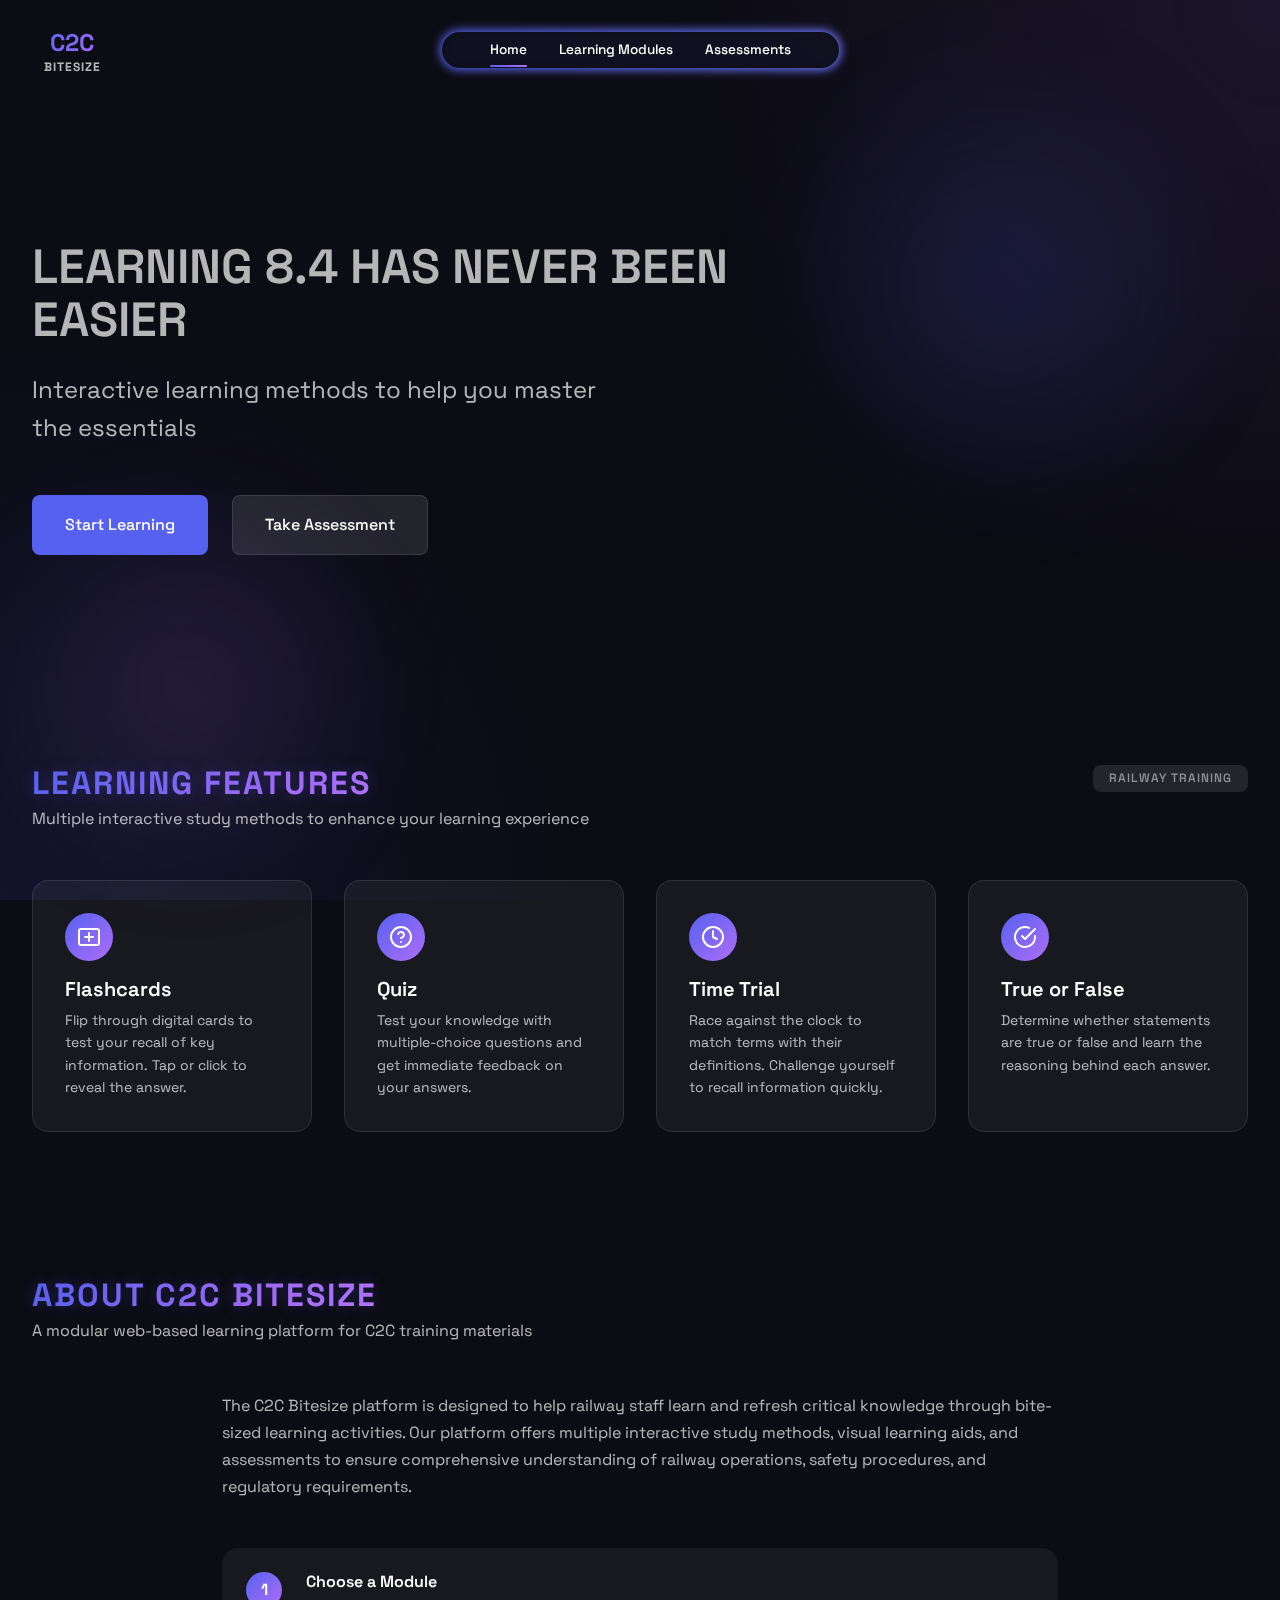
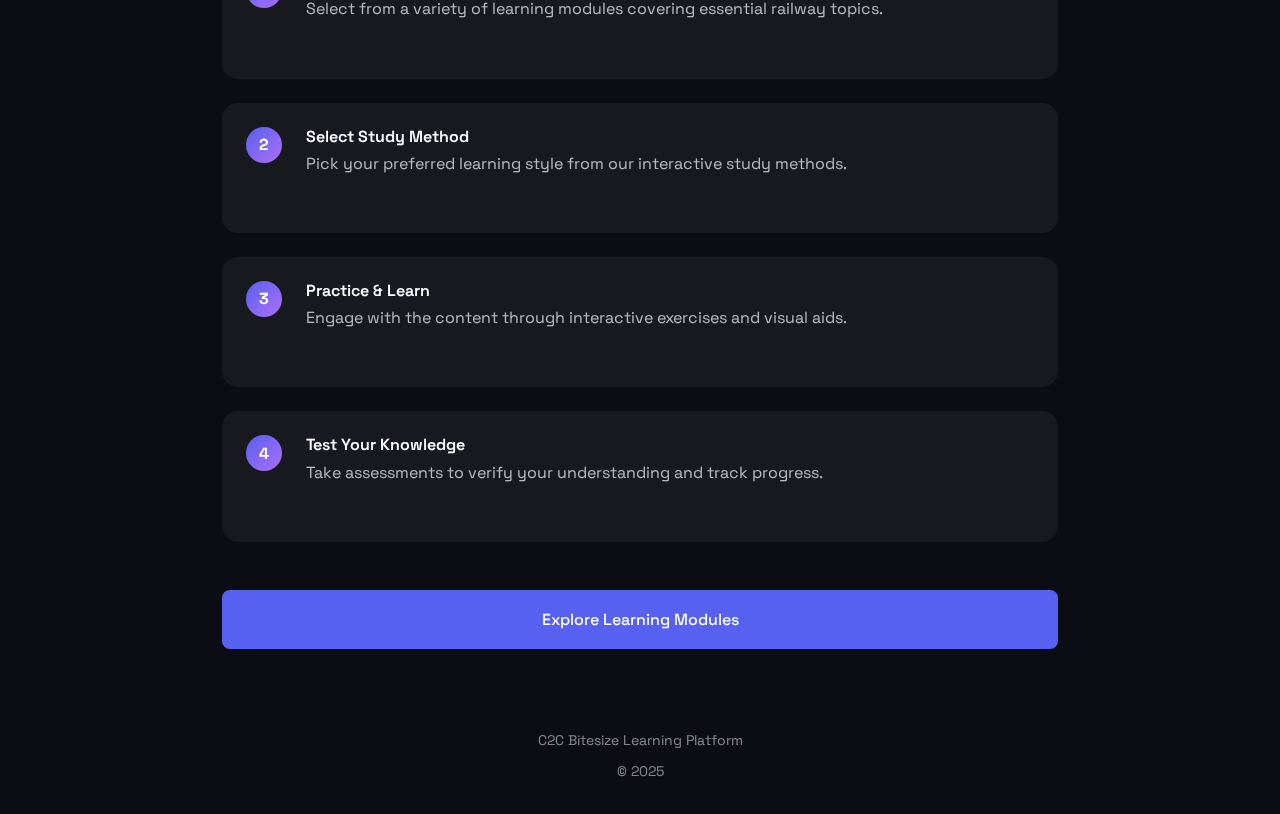
<file: index.html>
<!DOCTYPE html>
<html lang="en">
<head>
    <meta charset="UTF-8">
    <meta name="viewport" content="width=device-width, initial-scale=1.0">
    <title>C2C Bitesize - Home</title>
    <link href="https://fonts.googleapis.com/css2?family=Space+Grotesk:wght@300;400;500;600;700&display=swap" rel="stylesheet">
    <!-- Add this to the <head> section of each HTML file, before the stylesheet link -->
<style>
    /* This prevents flash of unstyled content */
    body { 
        visibility: hidden; 
        opacity: 0; 
        transition: opacity 0.3s ease;
    }
</style>
<script>
    // Add event listener to make content visible once CSS is loaded
    document.addEventListener('DOMContentLoaded', function() {
        // Small delay to ensure CSS has fully applied
        setTimeout(function() {
            document.body.style.visibility = 'visible';
            document.body.style.opacity = '1';
        }, 100);
    });
</script>
    <link rel="stylesheet" href="css/styles.css">
</head>
<body>
    <div class="background-gradient"></div>
    
    <!-- Fixed logo area that stays in place -->
    <div class="logo-container" id="logo-container">
        <div class="logo">
            <span class="logo-text">C2C</span>
            <span class="logo-subtext">BITESIZE</span>
        </div>
    </div>
    
    <!-- Mobile Menu Button -->
    <button class="mobile-menu-button" id="mobile-menu-button">
        <div class="hamburger-icon" id="hamburger-icon">
            <span></span>
            <span></span>
            <span></span>
        </div>
    </button>
    
    <!-- Mobile Dropdown Menu -->
    <div class="mobile-dropdown" id="mobile-dropdown">
        <a href="index.html" class="active">Home</a>
        <a href="modules.html">Learning Modules</a>
        <a href="assessments.html">Assessments</a>
    </div>
    
    <!-- Floating navbar that moves on scroll -->
    <div class="navbar-wrapper" id="navbar-wrapper">
        <nav class="floating-nav" id="floating-nav">
            <!-- Navbar with glowing border -->
            <div class="nav-content">
                <ul class="nav-links">
                    <li><a href="index.html" class="active">Home</a></li>
                    <li><a href="modules.html">Learning Modules</a></li>
                    <li><a href="assessments.html">Assessments</a></li>
                </ul>
            </div>
        </nav>
    </div>
    
    <main class="main-content">
        <div class="home-hero">
            <div class="hero-content">
                <h1 class="hero-title funky-heading">LEARNING 8.4 HAS NEVER BEEN EASIER</h1>
                <p class="hero-subtitle">Interactive learning methods to help you master the essentials</p>
                <div class="hero-cta">
                    <a href="modules.html" class="btn btn-primary btn-large">Start Learning</a>
                    <a href="assessments.html" class="btn btn-large">Take Assessment</a>
                </div>
            </div>
        </div>
        
        <div class="home-features">
            <div class="section-header">
                <div class="section-header-left">
                    <h2 class="section-title funky-heading">LEARNING FEATURES</h2>
                    <p class="section-subtitle">Multiple interactive study methods to enhance your learning experience</p>
                </div>
                <div class="section-header-right">
                    <span class="badge">Railway Training</span>
                </div>
            </div>
            
            <div class="features-grid">
                <div class="feature-card">
                    <div class="feature-icon">
                        <svg xmlns="http://www.w3.org/2000/svg" width="24" height="24" viewBox="0 0 24 24" fill="none" stroke="currentColor" stroke-width="2" stroke-linecap="round" stroke-linejoin="round"><rect x="2" y="4" width="20" height="16" rx="2" /><path d="M12 8v8"/><path d="M8 12h8"/></svg>
                    </div>
                    <h3 class="feature-title">Flashcards</h3>
                    <p class="feature-desc">Flip through digital cards to test your recall of key information. Tap or click to reveal the answer.</p>
                </div>
                
                <div class="feature-card">
                    <div class="feature-icon">
                        <svg xmlns="http://www.w3.org/2000/svg" width="24" height="24" viewBox="0 0 24 24" fill="none" stroke="currentColor" stroke-width="2" stroke-linecap="round" stroke-linejoin="round"><circle cx="12" cy="12" r="10"/><path d="M9.09 9a3 3 0 0 1 5.83 1c0 2-3 3-3 3"/><line x1="12" y1="17" x2="12.01" y2="17"/></svg>
                    </div>
                    <h3 class="feature-title">Quiz</h3>
                    <p class="feature-desc">Test your knowledge with multiple-choice questions and get immediate feedback on your answers.</p>
                </div>
                
                <div class="feature-card">
                    <div class="feature-icon">
                        <svg xmlns="http://www.w3.org/2000/svg" width="24" height="24" viewBox="0 0 24 24" fill="none" stroke="currentColor" stroke-width="2" stroke-linecap="round" stroke-linejoin="round"><circle cx="12" cy="12" r="10"/><polyline points="12 6 12 12 16 14"/></svg>
                    </div>
                    <h3 class="feature-title">Time Trial</h3>
                    <p class="feature-desc">Race against the clock to match terms with their definitions. Challenge yourself to recall information quickly.</p>
                </div>
                
                <div class="feature-card">
                    <div class="feature-icon">
                        <svg xmlns="http://www.w3.org/2000/svg" width="24" height="24" viewBox="0 0 24 24" fill="none" stroke="currentColor" stroke-width="2" stroke-linecap="round" stroke-linejoin="round"><path d="M22 11.08V12a10 10 0 1 1-5.93-9.14"/><polyline points="22 4 12 14.01 9 11.01"/></svg>
                    </div>
                    <h3 class="feature-title">True or False</h3>
                    <p class="feature-desc">Determine whether statements are true or false and learn the reasoning behind each answer.</p>
                </div>
            </div>
        </div>
        
        <div class="home-about">
            <div class="section-header">
                <div class="section-header-left">
                    <h2 class="section-title funky-heading">ABOUT C2C BITESIZE</h2>
                    <p class="section-subtitle">A modular web-based learning platform for C2C training materials</p>
                </div>
            </div>
            
            <div class="about-content">
                <p>The C2C Bitesize platform is designed to help railway staff learn and refresh critical knowledge through bite-sized learning activities. Our platform offers multiple interactive study methods, visual learning aids, and assessments to ensure comprehensive understanding of railway operations, safety procedures, and regulatory requirements.</p>
                
                <div class="about-steps">
                    <div class="step-item">
                        <div class="step-number">1</div>
                        <div class="step-content">
                            <h3 class="step-title">Choose a Module</h3>
                            <p class="step-desc">Select from a variety of learning modules covering essential railway topics.</p>
                        </div>
                    </div>
                    
                    <div class="step-item">
                        <div class="step-number">2</div>
                        <div class="step-content">
                            <h3 class="step-title">Select Study Method</h3>
                            <p class="step-desc">Pick your preferred learning style from our interactive study methods.</p>
                        </div>
                    </div>
                    
                    <div class="step-item">
                        <div class="step-number">3</div>
                        <div class="step-content">
                            <h3 class="step-title">Practice & Learn</h3>
                            <p class="step-desc">Engage with the content through interactive exercises and visual aids.</p>
                        </div>
                    </div>
                    
                    <div class="step-item">
                        <div class="step-number">4</div>
                        <div class="step-content">
                            <h3 class="step-title">Test Your Knowledge</h3>
                            <p class="step-desc">Take assessments to verify your understanding and track progress.</p>
                        </div>
                    </div>
                </div>
                
                <div class="cta-container">
                    <a href="modules.html" class="btn btn-primary btn-large">Explore Learning Modules</a>
                </div>
            </div>
        </div>
    </main>
    
    <div class="decorative-element decorator-1"></div>
    <div class="decorative-element decorator-2"></div>
    
    <footer class="site-footer">
        <div class="footer-content">
            <p>C2C Bitesize Learning Platform</p>
            <p class="copyright">© 2025</p>
        </div>
    </footer>
    
    <script src="js/navigation.js" type="module"></script>
    <script src="js/home.js" type="module"></script>
</body>
</html>
</file>
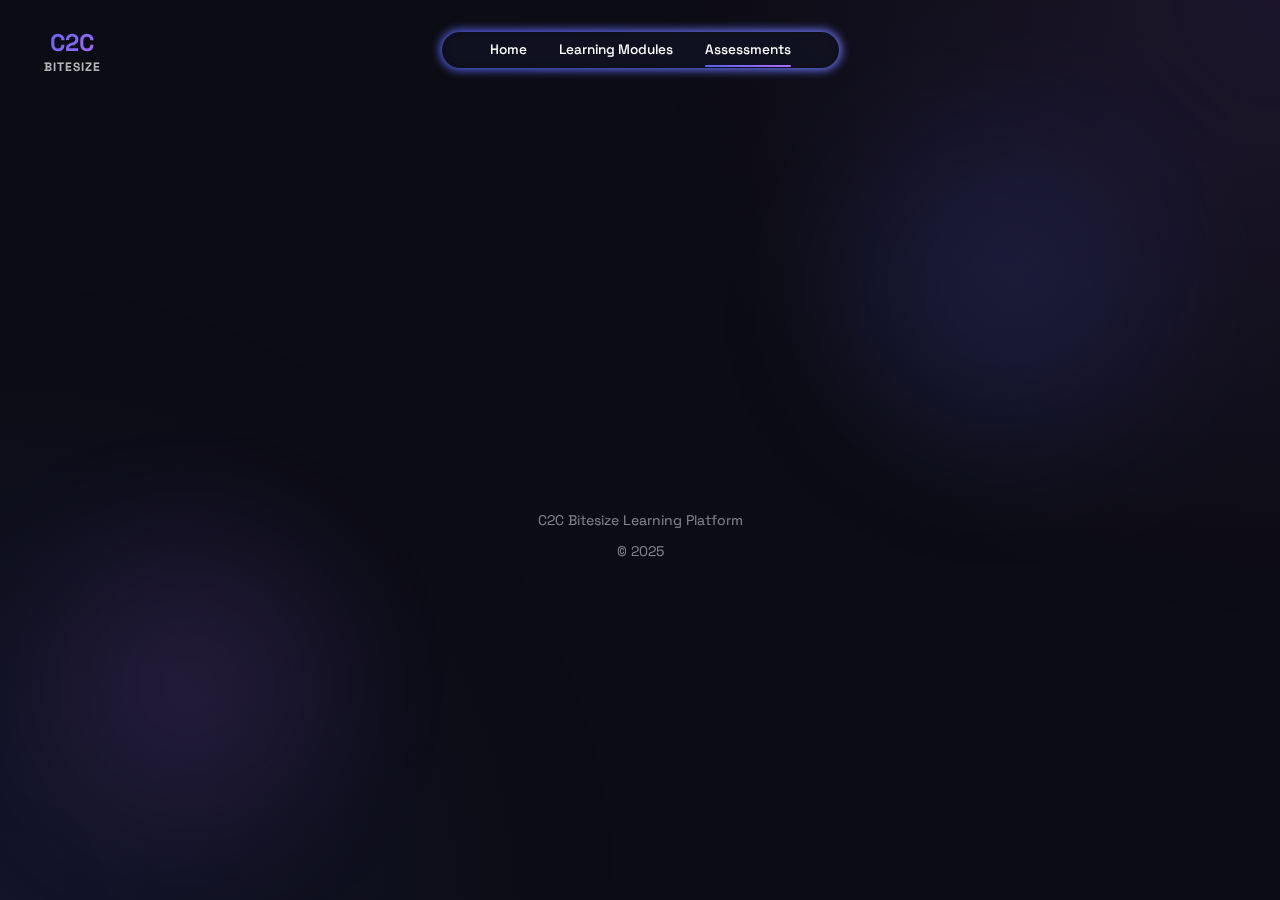
<file: assessments.html>
<!DOCTYPE html>
<html lang="en">
<head>
    <meta charset="UTF-8">
    <meta name="viewport" content="width=device-width, initial-scale=1.0">
    <title>C2C Bitesize - Assessments</title>
    <link href="https://fonts.googleapis.com/css2?family=Space+Grotesk:wght@300;400;500;600;700&display=swap" rel="stylesheet">
    <!-- Add this to the <head> section of each HTML file, before the stylesheet link -->
<style>
    /* This prevents flash of unstyled content */
    body { 
        visibility: hidden; 
        opacity: 0; 
        transition: opacity 0.3s ease;
    }
</style>
<script>
    // Add event listener to make content visible once CSS is loaded
    document.addEventListener('DOMContentLoaded', function() {
        // Small delay to ensure CSS has fully applied
        setTimeout(function() {
            document.body.style.visibility = 'visible';
            document.body.style.opacity = '1';
        }, 100);
    });
</script>
    <link rel="stylesheet" href="css/styles.css">
</head>
<body>
    <div class="background-gradient"></div>
    
    <!-- Fixed logo area that stays in place -->
    <div class="logo-container" id="logo-container">
        <div class="logo">
            <span class="logo-text">C2C</span>
            <span class="logo-subtext">BITESIZE</span>
        </div>
    </div>
    
    <!-- Mobile Menu Button -->
    <button class="mobile-menu-button" id="mobile-menu-button">
        <div class="hamburger-icon" id="hamburger-icon">
            <span></span>
            <span></span>
            <span></span>
        </div>
    </button>
    
    <!-- Mobile Dropdown Menu -->
    <div class="mobile-dropdown" id="mobile-dropdown">
        <a href="index.html">Home</a>
        <a href="modules.html">Learning Modules</a>
        <a href="assessments.html" class="active">Assessments</a>
        <a href="#" id="mobile-assessment-breadcrumb" style="display: none;"></a>
    </div>
    
    <!-- Floating navbar that moves on scroll -->
    <div class="navbar-wrapper" id="navbar-wrapper">
        <nav class="floating-nav" id="floating-nav">
            <!-- Navbar with glowing border -->
            <div class="nav-content">
                <ul class="nav-links">
                    <li><a href="index.html">Home</a></li>
                    <li><a href="modules.html">Learning Modules</a></li>
                    <li><a href="assessments.html" class="active">Assessments</a></li>
                    <li id="assessment-breadcrumb-item" style="display: none;"><a href="#" id="assessment-breadcrumb"></a></li>
                </ul>
            </div>
        </nav>
    </div>
    
    <main class="main-content">
        <div id="assessments-view" class="view-container">
            <div class="section-header">
                <div class="section-header-left">
                    <h1 class="section-title funky-heading">ASSESSMENTS</h1>
                    <p class="section-subtitle">Test your knowledge with formal assessments on each module</p>
                </div>
                <div class="section-header-right">
                    <span class="badge">Knowledge Testing</span>
                </div>
            </div>
            
            <div class="assessment-grid" id="assessments-list">
                <!-- Assessments will be loaded here -->
            </div>
        </div>
        
        <div id="assessment-intro" class="view-container assessment-intro" style="display: none;">
            <div class="section-header">
                <div class="section-header-left">
                    <h1 class="section-title funky-heading" id="assessment-title">ASSESSMENT TITLE</h1>
                    <p class="section-subtitle" id="assessment-description">Assessment description will appear here</p>
                </div>
                <div class="section-header-right">
                    <span class="badge">Knowledge Test</span>
                </div>
            </div>
            
            <div class="assessment-details-container">
                <div class="assessment-details">
                    <div class="assessment-info">
                        <div class="info-item">
                            <div class="info-label">Questions</div>
                            <div class="info-value" id="question-count">0</div>
                        </div>
                        <div class="info-item">
                            <div class="info-label">Time Limit</div>
                            <div class="info-value" id="time-limit">N/A</div>
                        </div>
                        <div class="info-item">
                            <div class="info-label">Passing Score</div>
                            <div class="info-value" id="passing-score">70%</div>
                        </div>
                    </div>
                    
                    <div class="assessment-instructions">
                        <h2>Instructions</h2>
                        <ul>
                            <li>Read each question carefully before selecting your answer</li>
                            <li>You can change your answers before submitting the assessment</li>
                            <li>Once you submit, you'll see your results immediately</li>
                            <li>You can review your answers after completion</li>
                        </ul>
                    </div>
                    
                    <div class="cta-container">
                        <button id="start-assessment" class="btn btn-primary btn-large">Start Assessment</button>
                        <button id="back-to-assessments" class="btn btn-large">Back to Assessments</button>
                    </div>
                </div>
            </div>
        </div>
        
        <div id="assessment-content" class="view-container assessment-content" style="display: none;">
            <!-- Assessment content will be loaded here -->
        </div>
    </main>
    
    <div class="decorative-element decorator-1"></div>
    <div class="decorative-element decorator-2"></div>
    
    <footer class="site-footer">
        <div class="footer-content">
            <p>C2C Bitesize Learning Platform</p>
            <p class="copyright">© 2025</p>
        </div>
    </footer>
    
    <script src="js/navigation.js" type="module"></script>
    <script src="js/assessments.js" type="module"></script>
</body>
</html>
</file>
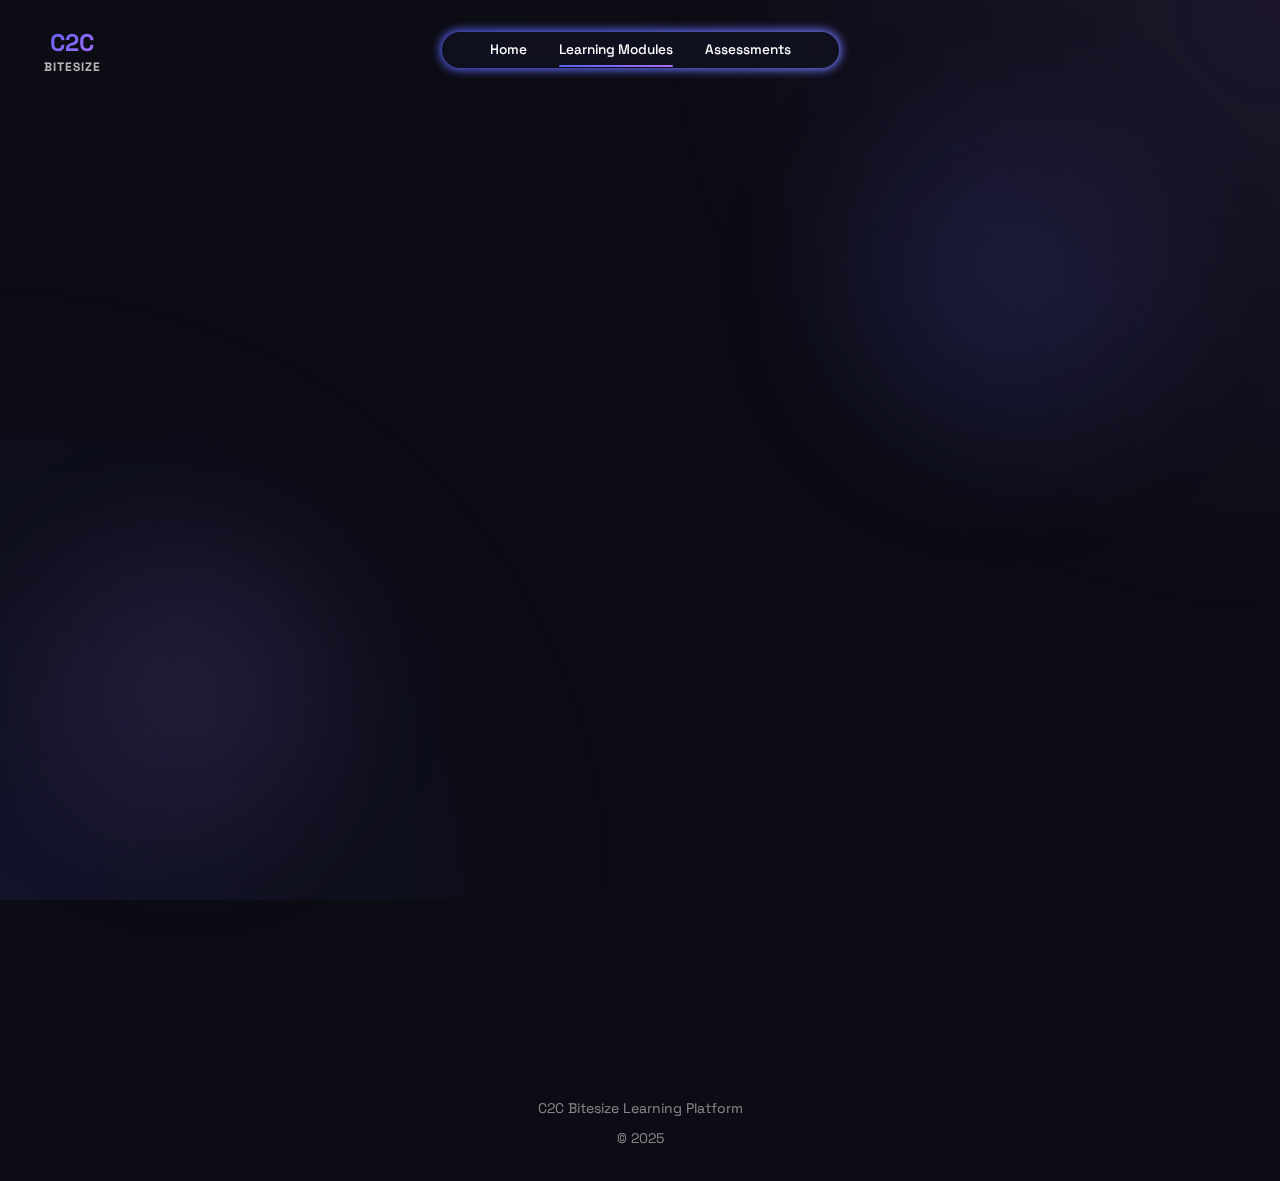
<file: modules.html>
<!DOCTYPE html>
<html lang="en">
<head>
    <meta charset="UTF-8">
    <meta name="viewport" content="width=device-width, initial-scale=1.0">
    <title>C2C Bitesize - Learning Modules</title>
    <link href="https://fonts.googleapis.com/css2?family=Space+Grotesk:wght@300;400;500;600;700&display=swap" rel="stylesheet">
    <!-- Add this to the <head> section of each HTML file, before the stylesheet link -->
<style>
    /* This prevents flash of unstyled content */
    body { 
        visibility: hidden; 
        opacity: 0; 
        transition: opacity 0.3s ease;
    }
</style>
<script>
    // Add event listener to make content visible once CSS is loaded
    document.addEventListener('DOMContentLoaded', function() {
        // Small delay to ensure CSS has fully applied
        setTimeout(function() {
            document.body.style.visibility = 'visible';
            document.body.style.opacity = '1';
        }, 100);
    });
</script>
    <link rel="stylesheet" href="css/styles.css">
</head>
<body>
    <div class="background-gradient"></div>
    
    <!-- Fixed logo area that stays in place -->
    <div class="logo-container" id="logo-container">
        <div class="logo">
            <span class="logo-text">C2C</span>
            <span class="logo-subtext">BITESIZE</span>
        </div>
    </div>
    
    <!-- Mobile Menu Button -->
    <button class="mobile-menu-button" id="mobile-menu-button">
        <div class="hamburger-icon" id="hamburger-icon">
            <span></span>
            <span></span>
            <span></span>
        </div>
    </button>
    
    <!-- Mobile Dropdown Menu -->
    <div class="mobile-dropdown" id="mobile-dropdown">
        <a href="index.html">Home</a>
        <a href="modules.html" class="active">Learning Modules</a>
        <a href="assessments.html">Assessments</a>
        <!-- Module link will be added dynamically -->
        <a href="#" id="mobile-breadcrumb" style="display: none;"></a>
    </div>
    
    <!-- Floating navbar that moves on scroll -->
    <div class="navbar-wrapper" id="navbar-wrapper">
        <nav class="floating-nav" id="floating-nav">
            <!-- Navbar with glowing border -->
            <div class="nav-content">
                <ul class="nav-links">
                    <li><a href="index.html">Home</a></li>
                    <li><a href="modules.html" class="active">Learning Modules</a></li>
                    <li><a href="assessments.html">Assessments</a></li>
                    <!-- Module link will be added dynamically -->
                    <li id="breadcrumb-item" style="display: none;"><a href="#" id="breadcrumb-module"></a></li>
                </ul>
            </div>
        </nav>
    </div>
    
    <main class="main-content">
        <div id="modules-view" class="view-container">
            <div class="section-header">
                <div class="section-header-left">
                    <h1 class="section-title funky-heading">LEARNING MODULES</h1>
                    <p class="section-subtitle">Select a module to start your learning journey</p>
                </div>
                <div class="section-header-right">
                    <span class="badge">Railway Training</span>
                </div>
            </div>
            
            <div class="module-grid" id="modules-list">
                <!-- Modules will be loaded here -->
            </div>
        </div>
        
        <div id="methods-view" class="view-container study-methods">
            <div class="section-header">
                <div class="section-header-left">
                    <h1 class="section-title funky-heading" id="selected-module-title">SELECTED MODULE</h1>
                    <p class="section-subtitle" id="method-description">Select a study method to begin</p>
                </div>
                <div class="section-header-right">
                    <span class="badge">Study Methods</span>
                </div>
            </div>
            
            <div class="method-grid" id="method-buttons">
                <!-- Study methods will be loaded here -->
            </div>
        </div>
        
        <div id="content-view" class="view-container content-area">
            <!-- Content will be loaded here -->
        </div>
    </main>
    
    <div class="decorative-element decorator-1"></div>
    <div class="decorative-element decorator-2"></div>
    
    <footer class="site-footer">
        <div class="footer-content">
            <p>C2C Bitesize Learning Platform</p>
            <p class="copyright">© 2025</p>
        </div>
    </footer>
    
    <script src="js/navigation.js" type="module"></script>
    <script src="js/app.js" type="module"></script>
</body>
</html>
</file>
<file: css/styles.css>
:root {
    /* Color scheme - blue/purple */
    --primary: #5661f0;
    --primary-light: #6f78ff;
    --primary-dark: #4150d0;
    --primary-gradient: linear-gradient(135deg, #5661f0 0%, #ad6ef8 100%);
    --accent: #ad6ef8;
    --accent-light: #c985ff;
    --text-primary: #ffffff;
    --text-secondary: rgba(255, 255, 255, 0.7);
    --text-tertiary: rgba(255, 255, 255, 0.5);
    --surface-primary: rgba(255, 255, 255, 0.05);
    --surface-secondary: rgba(255, 255, 255, 0.1);
    --surface-tertiary: rgba(20, 20, 40, 0.6);
    --background: #0c0c14;
    --background-lighter: #13131f;
    
    /* Borders and shadows */
    --border-radius-sm: 8px;
    --border-radius-md: 16px;
    --border-radius-lg: 24px;
    --border-radius-xl: 32px;
    --border-color: rgba(255, 255, 255, 0.1);
    --border-color-active: rgba(255, 255, 255, 0.2);
    --shadow-sm: 0 4px 12px rgba(0, 0, 0, 0.1);
    --shadow-md: 0 8px 24px rgba(0, 0, 0, 0.15);
    --shadow-lg: 0 12px 32px rgba(0, 0, 0, 0.2);
    
    /* Typography */
    --font-family: 'Space Grotesk', sans-serif;
    --font-size-xs: 0.75rem;
    --font-size-sm: 0.875rem;
    --font-size-md: 1rem;
    --font-size-lg: 1.25rem;
    --font-size-xl: 1.5rem;
    --font-size-2xl: 2rem;
    --font-size-3xl: 2.5rem;
    --font-size-4xl: 3rem;
    
    /* Spacing */
    --spacing-xs: 0.25rem;
    --spacing-sm: 0.5rem;
    --spacing-md: 1rem;
    --spacing-lg: 1.5rem;
    --spacing-xl: 2rem;
    --spacing-2xl: 3rem;
    --spacing-3xl: 4rem;
    
    /* Animation */
    --transition-fast: 0.15s ease;
    --transition-normal: 0.3s ease;
    --transition-slow: 0.5s ease;
    
    /* Consistent alignment */
    --site-padding: 2rem;
    --logo-height: 80px;
    --navbar-height: 46px;
}

/* Base Styles */
*, *::before, *::after {
    box-sizing: border-box;
    margin: 0;
    padding: 0;
}

html {
    font-size: 16px;
    scroll-behavior: smooth;
}

body {
    font-family: var(--font-family);
    background-color: var(--background);
    color: var(--text-primary);
    line-height: 1.6;
    overflow-x: hidden;
    min-height: 100vh;
    position: relative;
}

.background-gradient {
    position: fixed;
    top: 0;
    left: 0;
    right: 0;
    bottom: 0;
    background: radial-gradient(circle at top right, rgba(173, 110, 248, 0.1), transparent 40%),
                radial-gradient(circle at bottom left, rgba(86, 97, 240, 0.1), transparent 40%);
    z-index: -1;
}

.decorative-element {
    position: fixed;
    border-radius: 50%;
    filter: blur(80px);
    opacity: 0.15;
    z-index: -1;
}

.decorator-1 {
    top: 15%;
    right: 10%;
    width: 300px;
    height: 300px;
    background: var(--primary);
    animation: float 20s infinite alternate ease-in-out;
}

.decorator-2 {
    bottom: 10%;
    left: 5%;
    width: 250px;
    height: 250px;
    background: var(--accent);
    animation: float 15s infinite alternate-reverse ease-in-out;
}

@keyframes float {
    0% {
        transform: translate(0, 0);
    }
    100% {
        transform: translate(30px, 30px);
    }
}

/* Typography */
h1, h2, h3, h4, h5, h6 {
    font-weight: 600;
    line-height: 1.2;
}

a {
    color: var(--primary-light);
    text-decoration: none;
    transition: color var(--transition-fast);
}

a:hover {
    color: var(--accent-light);
}

/* Funky heading style for all section titles */
.funky-heading {
    font-size: var(--font-size-lg);
    color: var(--text-secondary);
    margin-bottom: var(--spacing-xl);
}

.quiz-perfect {
    font-size: var(--font-size-lg);
    font-weight: 600;
    color: var(--accent-light);
    margin: var(--spacing-lg) 0;
}

.quiz-actions {
    display: flex;
    justify-content: center;
    gap: var(--spacing-md);
    margin-top: var(--spacing-xl);
}

/* Time Trial */
.time-trial-header {
    display: flex;
    justify-content: space-between;
    align-items: center;
    margin-bottom: var(--spacing-lg);
}

.time-trial-info {
    display: flex;
    gap: var(--spacing-lg);
}

.info-item {
    display: flex;
    flex-direction: column;
    align-items: center;
}

.info-label {
    font-size: var(--font-size-xs);
    color: var(--text-tertiary);
    text-transform: uppercase;
    letter-spacing: 1px;
}

.info-value {
    font-size: var(--font-size-lg);
    font-weight: 600;
}

.time-value {
    font-family: monospace;
    color: var(--primary-light);
}

.time-value.warning {
    color: var(--accent-light);
    animation: pulse 1s infinite;
}

@keyframes pulse {
    0%, 100% {
        opacity: 1;
    }
    50% {
        opacity: 0.6;
    }
}

.time-trial-definition {
    background-color: var(--surface-secondary);
    border-radius: var(--border-radius-md);
    padding: var(--spacing-xl);
    margin-bottom: var(--spacing-lg);
    text-align: center;
    font-size: var(--font-size-lg);
    font-weight: 500;
}

.time-trial-options {
    display: grid;
    grid-template-columns: repeat(auto-fit, minmax(220px, 1fr));
    gap: var(--spacing-md);
    margin-bottom: var(--spacing-lg);
}

.time-trial-option {
    background-color: var(--surface-secondary);
    border: 1px solid var(--border-color);
    border-radius: var(--border-radius-md);
    padding: var(--spacing-md);
    display: flex;
    align-items: center;
    justify-content: center;
    text-align: center;
    cursor: pointer;
    transition: all var(--transition-fast);
    font-weight: 500;
}

.time-trial-option:hover {
    background-color: var(--surface-tertiary);
    border-color: var(--border-color-active);
    transform: translateY(-2px);
}

.time-trial-option.correct {
    background-color: rgba(16, 185, 129, 0.2);
    border-color: rgba(16, 185, 129, 0.5);
}

.time-trial-option.incorrect {
    background-color: rgba(239, 68, 68, 0.2);
    border-color: rgba(239, 68, 68, 0.5);
}

.time-trial-feedback {
    min-height: 60px;
    margin-bottom: var(--spacing-lg);
}

.feedback-correct {
    background-color: rgba(16, 185, 129, 0.2);
    border: 1px solid rgba(16, 185, 129, 0.5);
    color: rgba(16, 185, 129, 1);
    border-radius: var(--border-radius-sm);
    padding: var(--spacing-md);
    text-align: center;
    font-weight: 500;
}

.feedback-incorrect, 
.feedback-timeout {
    background-color: rgba(239, 68, 68, 0.2);
    border: 1px solid rgba(239, 68, 68, 0.5);
    color: rgba(239, 68, 68, 1);
    border-radius: var(--border-radius-sm);
    padding: var(--spacing-md);
    text-align: center;
    font-weight: 500;
}

.time-trial-controls {
    display: flex;
    justify-content: center;
    gap: var(--spacing-md);
}

.time-trial-results {
    text-align: center;
    padding: var(--spacing-2xl) 0;
}

/* True-False Questions */
.true-false-container {
    margin-bottom: var(--spacing-xl);
}

.true-false-statement {
    background-color: var(--surface-secondary);
    border-radius: var(--border-radius-md);
    padding: var(--spacing-xl);
    margin-bottom: var(--spacing-lg);
    text-align: center;
    font-size: var(--font-size-lg);
    font-weight: 500;
    border-left: 4px solid var(--border-color);
}

.true-false-options {
    display: flex;
    justify-content: center;
    gap: var(--spacing-lg);
    margin-bottom: var(--spacing-lg);
}

.btn-true, .btn-false {
    width: 160px;
    height: 60px;
    font-weight: 600;
    font-size: var(--font-size-md);
}

.btn-true {
    background-color: rgba(16, 185, 129, 0.1);
    border-color: rgba(16, 185, 129, 0.3);
    color: rgba(16, 185, 129, 0.9);
}

.btn-false {
    background-color: rgba(239, 68, 68, 0.1);
    border-color: rgba(239, 68, 68, 0.3);
    color: rgba(239, 68, 68, 0.9);
}

.btn-true:hover, .btn-true.selected {
    background-color: rgba(16, 185, 129, 0.2);
    border-color: rgba(16, 185, 129, 0.5);
    color: rgba(16, 185, 129, 1);
}

.btn-false:hover, .btn-false.selected {
    background-color: rgba(239, 68, 68, 0.2);
    border-color: rgba(239, 68, 68, 0.5);
    color: rgba(239, 68, 68, 1);
}

.true-false-feedback {
    background-color: var(--surface-secondary);
    border-radius: var(--border-radius-md);
    padding: var(--spacing-lg);
    margin-bottom: var(--spacing-lg);
    opacity: 0;
    transition: opacity var(--transition-normal);
}

.true-false-feedback.visible {
    opacity: 1;
}

.feedback-header {
    font-weight: 600;
    margin-bottom: var(--spacing-sm);
    text-align: center;
}

.feedback-content {
    color: var(--text-secondary);
    padding: var(--spacing-md);
    border-radius: var(--border-radius-sm);
    background-color: var(--surface-primary);
}

.review-item {
    background-color: var(--surface-secondary);
    border-radius: var(--border-radius-md);
    padding: var(--spacing-lg);
    margin-bottom: var(--spacing-md);
    border-left: 4px solid var(--border-color);
}

.review-item.correct {
    border-left-color: rgba(16, 185, 129, 0.8);
}

.review-item.incorrect {
    border-left-color: rgba(239, 68, 68, 0.8);
}

.review-statement {
    font-weight: 500;
    margin-bottom: var(--spacing-md);
}

.review-details {
    background-color: var(--surface-primary);
    padding: var(--spacing-md);
    border-radius: var(--border-radius-sm);
}

.review-answer {
    margin-bottom: var(--spacing-sm);
    font-size: var(--font-size-sm);
}

.review-explanation {
    color: var(--text-secondary);
    font-size: var(--font-size-sm);
    margin-top: var(--spacing-md);
    padding-top: var(--spacing-md);
    border-top: 1px solid var(--border-color);
}

/* Footer */
.site-footer {
    padding: var(--spacing-xl);
    text-align: center;
    color: var(--text-tertiary);
}

.footer-content {
    display: flex;
    flex-direction: column;
    gap: var(--spacing-sm);
    font-size: var(--font-size-sm);
}

/* Home Page Styles */
.home-hero {
    padding: var(--spacing-3xl) var(--site-padding);
    position: relative;
    overflow: hidden;
    min-height: 60vh;
    display: flex;
    align-items: center;
    border-radius: var(--border-radius-lg);
    margin-bottom: var(--spacing-2xl);
}

.hero-content {
    max-width: 700px;
    position: relative;
    z-index: 2;
}

.hero-title {
    font-size: var(--font-size-4xl);
    margin-bottom: var(--spacing-lg);
    line-height: 1.1;
}

.hero-subtitle {
    font-size: var(--font-size-xl);
    color: var(--text-secondary);
    margin-bottom: var(--spacing-2xl);
    max-width: 600px;
}

.hero-cta {
    display: flex;
    gap: var(--spacing-lg);
    margin-top: var(--spacing-xl);
}

.home-features {
    padding: var(--spacing-2xl) 0;
}

.features-grid {
    display: grid;
    grid-template-columns: repeat(auto-fill, minmax(270px, 1fr));
    gap: var(--spacing-xl);
    padding: 0 var(--site-padding);
    margin-top: var(--spacing-xl);
}

.feature-card {
    background-color: var(--surface-primary);
    border: 1px solid var(--border-color);
    border-radius: var(--border-radius-md);
    padding: var(--spacing-xl);
    transition: transform var(--transition-normal), 
                box-shadow var(--transition-normal),
                border-color var(--transition-normal);
    cursor: pointer;
    position: relative;
    overflow: hidden;
}

.feature-card:hover {
    transform: translateY(-5px);
    box-shadow: var(--shadow-md);
    border-color: var(--border-color-active);
}

.feature-icon {
    width: 48px;
    height: 48px;
    border-radius: 50%;
    background: var(--primary-gradient);
    display: flex;
    align-items: center;
    justify-content: center;
    margin-bottom: var(--spacing-md);
}

.feature-title {
    font-size: var(--font-size-lg);
    font-weight: 600;
    margin-bottom: var(--spacing-sm);
}

.feature-desc {
    color: var(--text-secondary);
    font-size: var(--font-size-sm);
}

.home-about {
    padding: var(--spacing-2xl) 0;
    margin-top: var(--spacing-2xl);
}

.about-content {
    padding: 0 var(--site-padding);
    max-width: 900px;
    margin: 0 auto;
}

.about-content p {
    margin-bottom: var(--spacing-xl);
    font-size: var(--font-size-md);
    color: var(--text-secondary);
    line-height: 1.7;
}

.about-steps {
    margin: var(--spacing-2xl) 0;
}

.step-item {
    display: flex;
    margin-bottom: var(--spacing-lg);
    background-color: var(--surface-primary);
    border-radius: var(--border-radius-md);
    padding: var(--spacing-lg);
    transition: transform var(--transition-normal), box-shadow var(--transition-normal);
}

.step-item:hover {
    transform: translateY(-2px);
    box-shadow: var(--shadow-sm);
}

.step-number {
    width: 36px;
    height: 36px;
    border-radius: 50%;
    background: var(--primary-gradient);
    display: flex;
    align-items: center;
    justify-content: center;
    font-weight: 700;
    margin-right: var(--spacing-lg);
    flex-shrink: 0;
}

.step-title {
    font-size: var(--font-size-md);
    font-weight: 600;
    margin-bottom: var(--spacing-xs);
}

.step-desc {
    color: var(--text-secondary);
    font-size: var(--font-size-sm);
}

.cta-container {
    text-align: center;
    margin-top: var(--spacing-xl);
}

/* Assessment Styles */
.assessment-grid {
    display: grid;
    grid-template-columns: repeat(auto-fill, minmax(320px, 1fr));
    gap: var(--spacing-xl);
    margin-top: var(--spacing-xl);
    padding: 0 var(--site-padding);
}

.assessment-card {
    background-color: var(--surface-primary);
    border: 1px solid var(--border-color);
    border-radius: var(--border-radius-md);
    padding: var(--spacing-xl);
    transition: transform var(--transition-normal), 
                box-shadow var(--transition-normal),
                border-color var(--transition-normal);
    cursor: pointer;
    position: relative;
    overflow: hidden;
    height: 100%;
    min-height: 180px;
    display: flex;
    flex-direction: column;
}

.assessment-card:hover {
    transform: translateY(-5px);
    box-shadow: var(--shadow-md);
    border-color: var(--border-color-active);
}

.assessment-card-title {
    font-size: var(--font-size-lg);
    font-weight: 600;
    margin-bottom: var(--spacing-sm);
}

.assessment-card-desc {
    color: var(--text-secondary);
    font-size: var(--font-size-sm);
    flex-grow: 1;
    margin-bottom: var(--spacing-md);
}

.assessment-card-meta {
    display: flex;
    justify-content: space-between;
    color: var(--text-tertiary);
    font-size: var(--font-size-xs);
    border-top: 1px solid var(--border-color);
    padding-top: var(--spacing-sm);
}

.assessment-details-container {
    padding: 0 var(--site-padding);
    margin-top: var(--spacing-xl);
}

.assessment-details {
    background-color: var(--surface-primary);
    border: 1px solid var(--border-color);
    border-radius: var(--border-radius-md);
    padding: var(--spacing-xl);
}

.assessment-info {
    display: flex;
    justify-content: space-around;
    text-align: center;
    margin-bottom: var(--spacing-xl);
    padding-bottom: var(--spacing-xl);
    border-bottom: 1px solid var(--border-color);
}

.assessment-instructions {
    margin-bottom: var(--spacing-xl);
}

.assessment-instructions h2 {
    font-size: var(--font-size-lg);
    margin-bottom: var(--spacing-md);
}

.assessment-instructions ul {
    padding-left: var(--spacing-xl);
    color: var(--text-secondary);
}

.assessment-instructions li {
    margin-bottom: var(--spacing-sm);
}

.assessment-progress-bar {
    height: 6px;
    background-color: var(--surface-secondary);
    border-radius: var(--border-radius-sm);
    margin-bottom: var(--spacing-lg);
    overflow: hidden;
}

.progress-fill {
    height: 100%;
    background: var(--primary-gradient);
    transition: width 0.3s ease;
}

.assessment-timer {
    display: flex;
    align-items: center;
    justify-content: center;
    margin-bottom: var(--spacing-lg);
    padding: var(--spacing-sm);
    background-color: var(--surface-secondary);
    border-radius: var(--border-radius-sm);
}

.timer-label {
    margin-right: var(--spacing-sm);
    color: var(--text-secondary);
}

.timer-value {
    font-family: monospace;
    font-size: var(--font-size-lg);
    font-weight: 600;
}

.timer-value.warning {
    color: var(--accent-light);
    animation: pulse 1s infinite;
}

.questions-indicator {
    color: var(--text-tertiary);
    font-size: var(--font-size-sm);
}

.assessment-results {
    padding: var(--spacing-xl) 0;
}

.result-summary {
    display: flex;
    align-items: center;
    justify-content: center;
    gap: var(--spacing-xl);
    margin-bottom: var(--spacing-xl);
}

.result-score {
    text-align: center;
    padding: var(--spacing-lg);
    border-radius: var(--border-radius-lg);
    min-width: 200px;
}

.result-score.pass {
    background-color: rgba(16, 185, 129, 0.2);
    border: 1px solid rgba(16, 185, 129, 0.5);
}

.result-score.fail {
    background-color: rgba(239, 68, 68, 0.2);
    border: 1px solid rgba(239, 68, 68, 0.5);
}

.score-value {
    font-size: var(--font-size-3xl);
    font-weight: 700;
}

.score-label {
    font-size: var(--font-size-md);
    text-transform: uppercase;
    letter-spacing: 1px;
    font-weight: 600;
}

.result-details {
    display: grid;
    grid-template-columns: repeat(2, 1fr);
    gap: var(--spacing-md);
}

.result-item {
    display: flex;
    align-items: center;
}

.result-label {
    color: var(--text-tertiary);
    margin-right: var(--spacing-sm);
}

.result-value {
    font-weight: 600;
}

.result-message {
    text-align: center;
    margin: var(--spacing-xl) 0;
    padding: var(--spacing-lg);
    background-color: var(--surface-secondary);
    border-radius: var(--border-radius-md);
}

.result-actions {
    display: flex;
    justify-content: center;
    gap: var(--spacing-md);
    margin-top: var(--spacing-xl);
}

/* Image Containers for Study Methods */
.flashcard-image-container,
.quiz-image-container,
.time-trial-image-container,
.true-false-image-container,
.question-image-container,
.review-image-container {
    width: 100%;
    margin: var(--spacing-md) 0;
    border-radius: var(--border-radius-md);
    overflow: hidden;
    text-align: center;
    background-color: var(--surface-tertiary);
    border: 1px solid var(--border-color);
}

.flashcard-image,
.quiz-image,
.time-trial-image,
.true-false-image,
.question-image,
.review-image {
    max-width: 100%;
    max-height: 400px;
    object-fit: contain;
    border-radius: var(--border-radius-sm);
}

/* Adjust flashcard for image */
.flashcard {
    min-height: 200px; /* Reduced from 300px */
}

/* Animation Utilities */
.pulse {
    animation: pulse 1.5s infinite;
}

@keyframes pulse {
    0% {
        transform: scale(1);
    }
    50% {
        transform: scale(1.05);
    }
    100% {
        transform: scale(1);
    }
}

.btn-hover {
    animation: buttonPulse 1s infinite alternate;
}

@keyframes buttonPulse {
    from {
        box-shadow: 0 0 0 rgba(86, 97, 240, 0.4);
    }
    to {
        box-shadow: 0 0 12px rgba(86, 97, 240, 0.7);
    }
}

/* Updated Logo Container and Navbar layout */
.logo-container {
    position: fixed;
    top: 32px;  /* Match the navbar's position */
    left: var(--site-padding);
    width: auto;  /* Changed from 100% to auto */
    z-index: 1001;
    background-color: transparent;
    padding: 0;  /* Removed padding to align with navbar */
    display: flex;
    align-items: center;
    height: auto;
    transition: opacity var(--transition-normal), transform var(--transition-normal);
}

/* Logo and navbar hidden behavior on scroll */
.logo-container.hidden-logo,
.navbar-wrapper.hidden-nav {
    opacity: 0;
    transform: translateY(-30px);
    pointer-events: none !important;
}

/* Logo styles */
.logo {
    display: flex;
    flex-direction: column;
    align-items: center;
    width: 80px;  /* Smaller width for better alignment */
}

.logo-text {
    font-size: var(--font-size-xl);  /* Slightly smaller */
    font-weight: 700;
    background: var(--primary-gradient);
    -webkit-background-clip: text;
    background-clip: text;
    color: transparent;
    line-height: 0.9;
    width: 100%;
    text-align: center;
}

.logo-subtext {
    font-size: var(--font-size-xs);
    font-weight: 700;
    letter-spacing: 1px;
    color: var(--text-secondary);
    margin-top: var(--spacing-xs);
    width: 100%;
    text-align: center;
    text-transform: uppercase;
}

/* Updated Navbar positioning */
.navbar-wrapper {
    position: fixed;
    top: 32px;
    left: 0;
    width: 100%;
    z-index: 1002;
    display: flex;
    justify-content: center;
    pointer-events: all !important;
    transition: opacity var(--transition-normal), transform var(--transition-normal);
}

/* Floating Nav Styles */
.floating-nav {
    width: auto; /* Changed from fixed to auto */
    min-width: 180px; /* Minimum width */
    max-width: 500px; /* Increased maximum width */
    height: 36px;
    border: none;
    outline: none;
    color: #fff;
    background: rgba(12, 12, 20, 0.95);
    position: relative;
    z-index: 1003;
    border-radius: 50px;
    display: flex;
    align-items: center;
    justify-content: center;
    padding: 0 var(--spacing-xl); /* Increased horizontal padding */
    pointer-events: all !important;
}

.floating-nav:before {
    content: '';
    background: linear-gradient(45deg, #5661f0, #6f78ff, #ad6ef8, #c985ff, #5661f0);
    position: absolute;
    top: -2px;
    left: -2px;
    background-size: 400%;
    z-index: -1;
    filter: blur(5px);
    width: calc(100% + 4px);
    height: calc(100% + 4px);
    animation: glowing 20s linear infinite;
    opacity: 1;
    border-radius: 50px;
}

.floating-nav:after {
    z-index: -1;
    content: '';
    position: absolute;
    width: 100%;
    height: 100%;
    background: rgba(12, 12, 20, 0.95);
    left: 0;
    top: 0;
    border-radius: 50px;
}

@keyframes glowing {
    0% { background-position: 0 0; }
    50% { background-position: 400% 0; }
    100% { background-position: 0 0; }
}

.nav-content {
    display: flex;
    justify-content: center;
    align-items: center;
    width: 100%;
    height: 100%;
    position: relative;
    z-index: 10;
    padding: 0;
    pointer-events: all !important;
}

/* Center the Home link when it's the only item */
.nav-links {
    display: flex;
    list-style: none;
    justify-content: center;
    z-index: 1004;
    pointer-events: all !important;
    padding: 0;
    margin: 0;
    width: 100%; /* Take full width to allow centering */
}

.nav-links:only-child {
    justify-content: center;
}

.nav-links li {
    position: relative;
    margin: 0 var(--spacing-sm);
}

/* Fix for single Home button centering */
.nav-links li:only-child {
    margin-left: auto;
    margin-right: auto;
}

.nav-links a {
    color: var(--text-primary);
    font-weight: 500;
    padding: var(--spacing-xs) var(--spacing-sm);
    display: block;
    transition: color var(--transition-fast);
    white-space: nowrap;
    font-size: 0.85rem;
    cursor: pointer !important;
    pointer-events: all !important;
    z-index: 1005 !important;
    position: relative;
}

.nav-links a.active {
    color: var(--text-primary);
}

.nav-links a.active::after {
    content: '';
    position: absolute;
    bottom: -2px;
    left: var(--spacing-sm);
    right: var(--spacing-sm);
    height: 2px;
    border-radius: 1px;
    background: var(--primary-gradient);
}

/* Mobile Menu Styles */
.mobile-menu-button {
    display: none; /* Hidden by default - shown only on mobile */
    width: 36px;
    height: 36px;
    border-radius: 10px;
    background: rgba(12, 12, 20, 0.95);
    position: fixed;
    top: 32px; /* Aligned with the logo */
    right: var(--site-padding); /* Use same padding as logo */
    z-index: 1010;
    cursor: pointer;
    border: none;
    outline: none;
    padding: 0;
    justify-content: center;
    align-items: center;
    transition: opacity var(--transition-normal), transform var(--transition-normal);
}

/* Mobile menu button also disappears on scroll */
.mobile-menu-button.hidden-nav {
    opacity: 0;
    transform: translateY(-30px);
    pointer-events: none !important;
}

/* Add glowing effect to mobile menu button */
.mobile-menu-button:before {
    content: '';
    background: linear-gradient(45deg, #5661f0, #6f78ff, #ad6ef8, #c985ff, #5661f0);
    position: absolute;
    top: -2px;
    left: -2px;
    background-size: 400%;
    z-index: -1;
    filter: blur(5px);
    width: calc(100% + 4px);
    height: calc(100% + 4px);
    animation: glowing 20s linear infinite;
    opacity: 1;
    border-radius: 10px;
}

.mobile-menu-button:after {
    z-index: -1;
    content: '';
    position: absolute;
    width: 100%;
    height: 100%;
    background: rgba(12, 12, 20, 0.95);
    left: 0;
    top: 0;
    border-radius: 10px;
}

/* Hamburger icon */
.hamburger-icon {
    width: 20px;
    height: 14px;
    position: relative;
    transform: rotate(0deg);
    transition: .5s ease-in-out;
    cursor: pointer;
}

.hamburger-icon span {
    display: block;
    position: absolute;
    height: 2px;
    width: 100%;
    background: var(--text-primary);
    border-radius: 9px;
    opacity: 1;
    left: 0;
    transform: rotate(0deg);
    transition: .25s ease-in-out;
}

.hamburger-icon span:nth-child(1) {
    top: 0px;
}

.hamburger-icon span:nth-child(2) {
    top: 6px;
}

.hamburger-icon span:nth-child(3) {
    top: 12px;
}

/* Hamburger icon animation */
.hamburger-icon.open span:nth-child(1) {
    top: 6px;
    transform: rotate(135deg);
}

.hamburger-icon.open span:nth-child(2) {
    opacity: 0;
    left: -60px;
}

.hamburger-icon.open span:nth-child(3) {
    top: 6px;
    transform: rotate(-135deg);
}

/* Mobile dropdown menu */
.mobile-dropdown {
    display: none;
    position: fixed;
    top: 80px;
    right: var(--site-padding);
    background: rgba(12, 12, 20, 0.95);
    min-width: 160px;
    border-radius: var(--border-radius-md);
    z-index: 1009;
    overflow: hidden;
    box-shadow: 0 8px 16px rgba(0, 0, 0, 0.3);
    transform: translateY(-10px);
    opacity: 0;
    transition: transform 0.3s ease, opacity 0.3s ease;
}

.mobile-dropdown:before {
    content: '';
    background: linear-gradient(45deg, #5661f0, #6f78ff, #ad6ef8, #c985ff, #5661f0);
    position: absolute;
    top: -2px;
    left: -2px;
    background-size: 400%;
    z-index: -1;
    filter: blur(5px);
    width: calc(100% + 4px);
    height: calc(100% + 4px);
    animation: glowing 20s linear infinite;
    opacity: 1;
    border-radius: var(--border-radius-md);
}

.mobile-dropdown:after {
    z-index: -1;
    content: '';
    position: absolute;
    width: 100%;
    height: 100%;
    background: rgba(12, 12, 20, 0.95);
    left: 0;
    top: 0;
    border-radius: var(--border-radius-md);
}

.mobile-dropdown.open {
    display: block;
    transform: translateY(0);
    opacity: 1;
}

.mobile-dropdown a {
    color: var(--text-primary);
    padding: 12px 16px;
    text-decoration: none;
    display: block;
    text-align: left;
    transition: background-color 0.3s;
    font-weight: 500;
    position: relative;
    z-index: 1;
}

.mobile-dropdown a:hover {
    background-color: rgba(255, 255, 255, 0.05);
}

.mobile-dropdown a.active {
    border-left: 3px solid var(--primary);
    padding-left: 13px;
}

/* Main Content */
.main-content {
    padding-top: calc(var(--logo-height) + var(--spacing-2xl));
    max-width: 1400px;
    margin: 0 auto;
}

.view-container {
    opacity: 0;
    transform: translateY(20px);
    animation: fadeIn 0.5s ease forwards;
}

@keyframes fadeIn {
    to {
        opacity: 1;
        transform: translateY(0);
    }
}

.section-header {
    display: flex;
    justify-content: space-between;
    align-items: flex-start;
    margin-bottom: var(--spacing-2xl);
    padding: 0 var(--site-padding);
}

.section-title {
    margin-bottom: var(--spacing-xs);
}

.section-subtitle {
    color: var(--text-secondary);
    font-size: var(--font-size-md);
    max-width: 600px;
}

.badge {
    display: inline-block;
    padding: var(--spacing-xs) var(--spacing-md);
    background-color: var(--surface-secondary);
    color: var(--text-tertiary);
    border-radius: var(--border-radius-sm);
    font-size: var(--font-size-xs);
    font-weight: 500;
    text-transform: uppercase;
    letter-spacing: 1px;
}

/* Module Grid */
.module-grid {
    display: grid;
    grid-template-columns: repeat(auto-fill, minmax(320px, 1fr));
    gap: var(--spacing-xl);
    margin-top: var(--spacing-xl);
    padding: 0 var(--site-padding);
}

.module-card {
    position: relative;
    background-color: var(--surface-primary);
    border: 1px solid var(--border-color);
    border-radius: var(--border-radius-md);
    padding: var(--spacing-xl);
    transition: transform var(--transition-normal), 
                box-shadow var(--transition-normal),
                border-color var(--transition-normal);
    cursor: pointer;
    overflow: hidden;
    height: 100%;
    min-height: 180px;
    display: flex;
    flex-direction: column;
}

.module-card::before {
    content: '';
    position: absolute;
    top: 0;
    left: 0;
    right: 0;
    height: 3px;
    background: var(--primary-gradient);
    transform: scaleX(0);
    transform-origin: left;
    transition: transform var(--transition-normal);
}

.module-card:hover {
    transform: translateY(-8px);
    box-shadow: var(--shadow-md);
    border-color: var(--border-color-active);
}

.module-card:hover::before {
    transform: scaleX(1);
}

.module-number {
    display: none;
}

.module-title {
    font-size: var(--font-size-lg);
    font-weight: 600;
    margin-bottom: var(--spacing-sm);
    color: var(--text-primary);
}

.module-desc {
    font-size: var(--font-size-sm);
    color: var(--text-secondary);
    margin-bottom: var(--spacing-md);
    flex-grow: 1;
}

.module-card:hover .module-title {
    color: var(--primary-light);
}

/* Study Methods */
.study-methods {
    display: none;
}

.method-grid {
    display: grid;
    grid-template-columns: repeat(auto-fill, minmax(260px, 1fr));
    gap: var(--spacing-lg);
    padding: 0 var(--site-padding);
}

.method-button {
    position: relative;
    background-color: var(--surface-primary);
    border: 1px solid var(--border-color);
    border-radius: var(--border-radius-md);
    padding: var(--spacing-lg);
    cursor: pointer;
    transition: all var(--transition-normal);
    overflow: hidden;
    display: flex;
    align-items: flex-start;
    justify-content: flex-start;
    text-align: left;
    min-height: 120px;
}

.method-button::after {
    content: '';
    position: absolute;
    bottom: var(--spacing-md);
    right: var(--spacing-md);
    width: 24px;
    height: 24px;
    background-image: url("data:image/svg+xml,%3Csvg xmlns='http://www.w3.org/2000/svg' width='24' height='24' viewBox='0 0 24 24' fill='none'%3E%3Cpath d='M7 17L17 7M17 7V17M17 7H7' stroke='rgba(255,255,255,0.3)' stroke-width='2' stroke-linecap='round' stroke-linejoin='round'/%3E%3C/svg%3E");
    background-size: contain;
    background-repeat: no-repeat;
    opacity: 0;
    transition: opacity var(--transition-normal);
}

.method-button:hover {
    background-color: var(--surface-secondary);
    border-color: var(--border-color-active);
    transform: translateY(-4px);
    box-shadow: var(--shadow-md);
}

.method-button:hover::after {
    opacity: 1;
}

.method-icon {
    flex-shrink: 0;
    margin-right: var(--spacing-md);
    width: 36px;
    height: 36px;
    border-radius: 50%;
    background-color: var(--surface-secondary);
    display: flex;
    align-items: center;
    justify-content: center;
    color: var(--primary-light);
    transition: all var(--transition-normal);
}

.method-button:hover .method-icon {
    background-color: var(--primary);
    color: white;
}

.method-content {
    flex-grow: 1;
}

.method-title {
    font-weight: 600;
    margin-bottom: var(--spacing-xs);
    font-size: var(--font-size-md);
    color: var(--primary-light);
}

.method-desc {
    color: var(--text-tertiary);
    font-size: var(--font-size-sm);
}

/* Content Area */
.content-area {
    display: none;
}

.content-header {
    display: flex;
    justify-content: space-between;
    align-items: center;
    margin-bottom: var(--spacing-xl);
    padding: 0 var(--site-padding);
}

/* Apply funky heading style to all relevant headings including study type */
#selected-module-title,
#content-title,
.section-title.funky-heading,
.content-title {
    font-size: var(--font-size-2xl);
    font-weight: 800;
    text-transform: uppercase;
    letter-spacing: 2px;
    background: linear-gradient(135deg, #5661f0 0%, #ad6ef8 50%, #c985ff 100%);
    -webkit-background-clip: text;
    background-clip: text;
    color: transparent;
    text-shadow: 0 0 15px rgba(86, 97, 240, 0.3);
    font-family: var(--font-family);
}

.content-container {
    background-color: var(--surface-primary);
    border: 1px solid var(--border-color);
    border-radius: var(--border-radius-md);
    padding: var(--spacing-xl);
    margin-bottom: var(--spacing-xl);
    margin: 0 var(--site-padding) var(--spacing-xl);
}

.progress-indicator {
    color: var(--text-tertiary);
    font-size: var(--font-size-sm);
    margin-bottom: var(--spacing-md);
}

/* Flashcards */
.flashcard {
    position: relative;
    background-color: var(--surface-secondary);
    border-radius: var(--border-radius-md);
    min-height: 300px;
    padding: var(--spacing-2xl);
    display: flex;
    align-items: center;
    justify-content: center;
    margin-bottom: var(--spacing-xl);
    cursor: pointer;
    transform-style: preserve-3d;
    transition: transform 0.8s ease;
    perspective: 1000px;
}

.flashcard.flipped {
    transform: rotateY(180deg);
}

.flashcard-question,
.flashcard-answer {
    position: absolute;
    width: 100%;
    height: 100%;
    backface-visibility: hidden;
    -webkit-backface-visibility: hidden;
    display: flex;
    align-items: center;
    justify-content: center;
    text-align: center;
    padding: var(--spacing-lg);
    background-color: var(--surface-secondary);
}

.flashcard-question {
    font-size: var(--font-size-lg);
    font-weight: 500;
    transform: rotateY(0deg);
}

.flashcard-answer {
    transform: rotateY(180deg);
    font-size: var(--font-size-md);
    overflow-y: auto;
    max-height: 100%;
}

.card-indicator {
    position: absolute;
    top: var(--spacing-md);
    left: var(--spacing-md);
    background-color: var(--surface-tertiary);
    padding: var(--spacing-xs) var(--spacing-sm);
    border-radius: var(--border-radius-sm);
    font-size: var(--font-size-xs);
    color: var(--text-tertiary);
    z-index: 10;
}

.card-controls {
    display: flex;
    justify-content: center;
    gap: var(--spacing-md);
}

.btn {
    background-color: var(--surface-secondary);
    color: var(--text-primary);
    border: 1px solid var(--border-color);
    border-radius: var(--border-radius-sm);
    padding: var(--spacing-sm) var(--spacing-lg);
    cursor: pointer;
    font-size: var(--font-size-sm);
    font-weight: 500;
    transition: all var(--transition-fast);
    display: flex;
    align-items: center;
    justify-content: center;
    gap: var(--spacing-sm);
}

.btn:hover, .btn:focus {
    background-color: var(--primary);
    border-color: transparent;
}

.btn:disabled {
    opacity: 0.5;
    cursor: not-allowed;
}

.btn-primary {
    background-color: var(--primary);
    color: white;
    border-color: transparent;
}

.btn-primary:hover, .btn-primary:focus {
    background-color: var(--primary-light);
}

.btn-large {
    padding: var(--spacing-md) var(--spacing-xl);
    font-size: var(--font-size-md);
}

.btn-icon {
    width: 16px;
    height: 16px;
}

/* Quiz */
.quiz-container {
    margin-bottom: var(--spacing-xl);
}

.quiz-question {
    font-size: var(--font-size-lg);
    font-weight: 500;
    margin-bottom: var(--spacing-lg);
}

.quiz-options {
    list-style: none;
    margin-bottom: var(--spacing-lg);
}

.quiz-option {
    background-color: var(--surface-secondary);
    border: 1px solid var(--border-color);
    border-radius: var(--border-radius-md);
    padding: var(--spacing-lg);
    margin-bottom: var(--spacing-md);
    cursor: pointer;
    transition: all var(--transition-fast);
    position: relative;
    padding-left: var(--spacing-3xl);
}

.quiz-option::before {
    content: '';
    position: absolute;
    left: var(--spacing-lg);
    top: 50%;
    transform: translateY(-50%);
    width: 20px;
    height: 20px;
    border-radius: 50%;
    border: 2px solid var(--border-color);
    transition: all var(--transition-fast);
}

.quiz-option:hover {
    background-color: var(--surface-tertiary);
    border-color: var(--border-color-active);
}

.quiz-option.selected {
    background-color: var(--primary-dark);
    border-color: var(--primary);
}

.quiz-option.selected::before {
    border-color: var(--text-primary);
    background-color: var(--text-primary);
}

.quiz-controls {
    display: flex;
    justify-content: space-between;
    margin-top: var(--spacing-xl);
}

.quiz-results {
    text-align: center;
    padding: var(--spacing-2xl) 0;
}

.quiz-score {
    font-size: var(--font-size-2xl);
    font-weight: 700;
    margin-bottom: var(--spacing-md);
}

/* Responsive adjustments */
@media (max-width: 768px) {
    :root {
        --font-size-2xl: 1.75rem;
        --font-size-3xl: 2rem;
        --font-size-4xl: 2.5rem;
        --site-padding: 1.5rem;
        --logo-height: 70px;
    }
    
    /* Hide regular navbar and show mobile menu button */
    .navbar-wrapper {
        display: none;
    }
    
    .mobile-menu-button {
        display: flex;
    }
    
    /* Adjust mobile padding and spacing */
    .mobile-dropdown {
        width: 200px;
    }
    
    .module-grid, 
    .method-grid {
        grid-template-columns: 1fr;
    }
    
    .main-content {
        padding-top: calc(var(--logo-height) + var(--spacing-xl));
    }
    
    .time-trial-options {
        grid-template-columns: 1fr;
    }
    
    .time-trial-info {
        flex-wrap: wrap;
    }
    
    .card-controls,
    .quiz-controls,
    .time-trial-controls {
        flex-direction: column;
        gap: var(--spacing-sm);
    }
    
    .true-false-options {
        flex-direction: column;
        align-items: center;
    }
    
    .hero-title {
        font-size: var(--font-size-3xl);
    }
    
    .hero-subtitle {
        font-size: var(--font-size-lg);
    }
    
    .hero-cta {
        flex-direction: column;
    }
    
    .features-grid,
    .assessment-grid {
        grid-template-columns: 1fr;
    }
    
    .result-summary {
        flex-direction: column;
    }
    
    .assessment-info {
        flex-wrap: wrap;
    }
    
    .assessment-card {
        min-height: 150px;
    }
    
    .logo-container {
        top: 24px;
    }
    
    .navbar-wrapper {
        top: 24px;
    }
    
    .mobile-menu-button {
        top: 24px;
    }
    
    .logo {
        width: 70px;
    }
}

/* Mobile portrait mode adjustments */
@media (max-width: 420px) {
    .mobile-menu-button {
        top: 24px;
        right: var(--site-padding);
    }
    
    .mobile-dropdown {
        top: 70px;
        right: var(--site-padding)
    }
    
    /* When the logo container is hidden, adjust mobile menu position */
    .hidden-logo + .mobile-menu-button {
        top: 10px;
    }
    
    /* Adjust logo on small screens */
    .logo-container {
        top: 20px;
    }
    
    .navbar-wrapper {
        top: 20px;
    }
    
    .mobile-menu-button {
        top: 20px;
    }
    
    .logo {
        width: 60px;
    }
    
    .logo-text {
        font-size: var(--font-size-xl);
    }
}

/* Animation Classes */
.fade-in {
    animation: fadeIn 0.5s ease forwards;
}

.slide-up {
    animation: slideUp 0.5s ease forwards;
}

@keyframes slideUp {
    from {
        opacity: 0;
        transform: translateY(20px);
    }
    to {
        opacity: 1;
        transform: translateY(0);
    }
}

/* Utility Classes */
.hidden {
    display: none !important;
}

.text-center {
    text-align: center;
}

/* Dark Mode Adjustments */
body.light-theme .flashcard-image-container,
body.light-theme .quiz-image-container,
body.light-theme .time-trial-image-container,
body.light-theme .true-false-image-container,
body.light-theme .question-image-container,
body.light-theme .review-image-container {
    background-color: rgba(240, 240, 250, 0.1);
}
</file>
